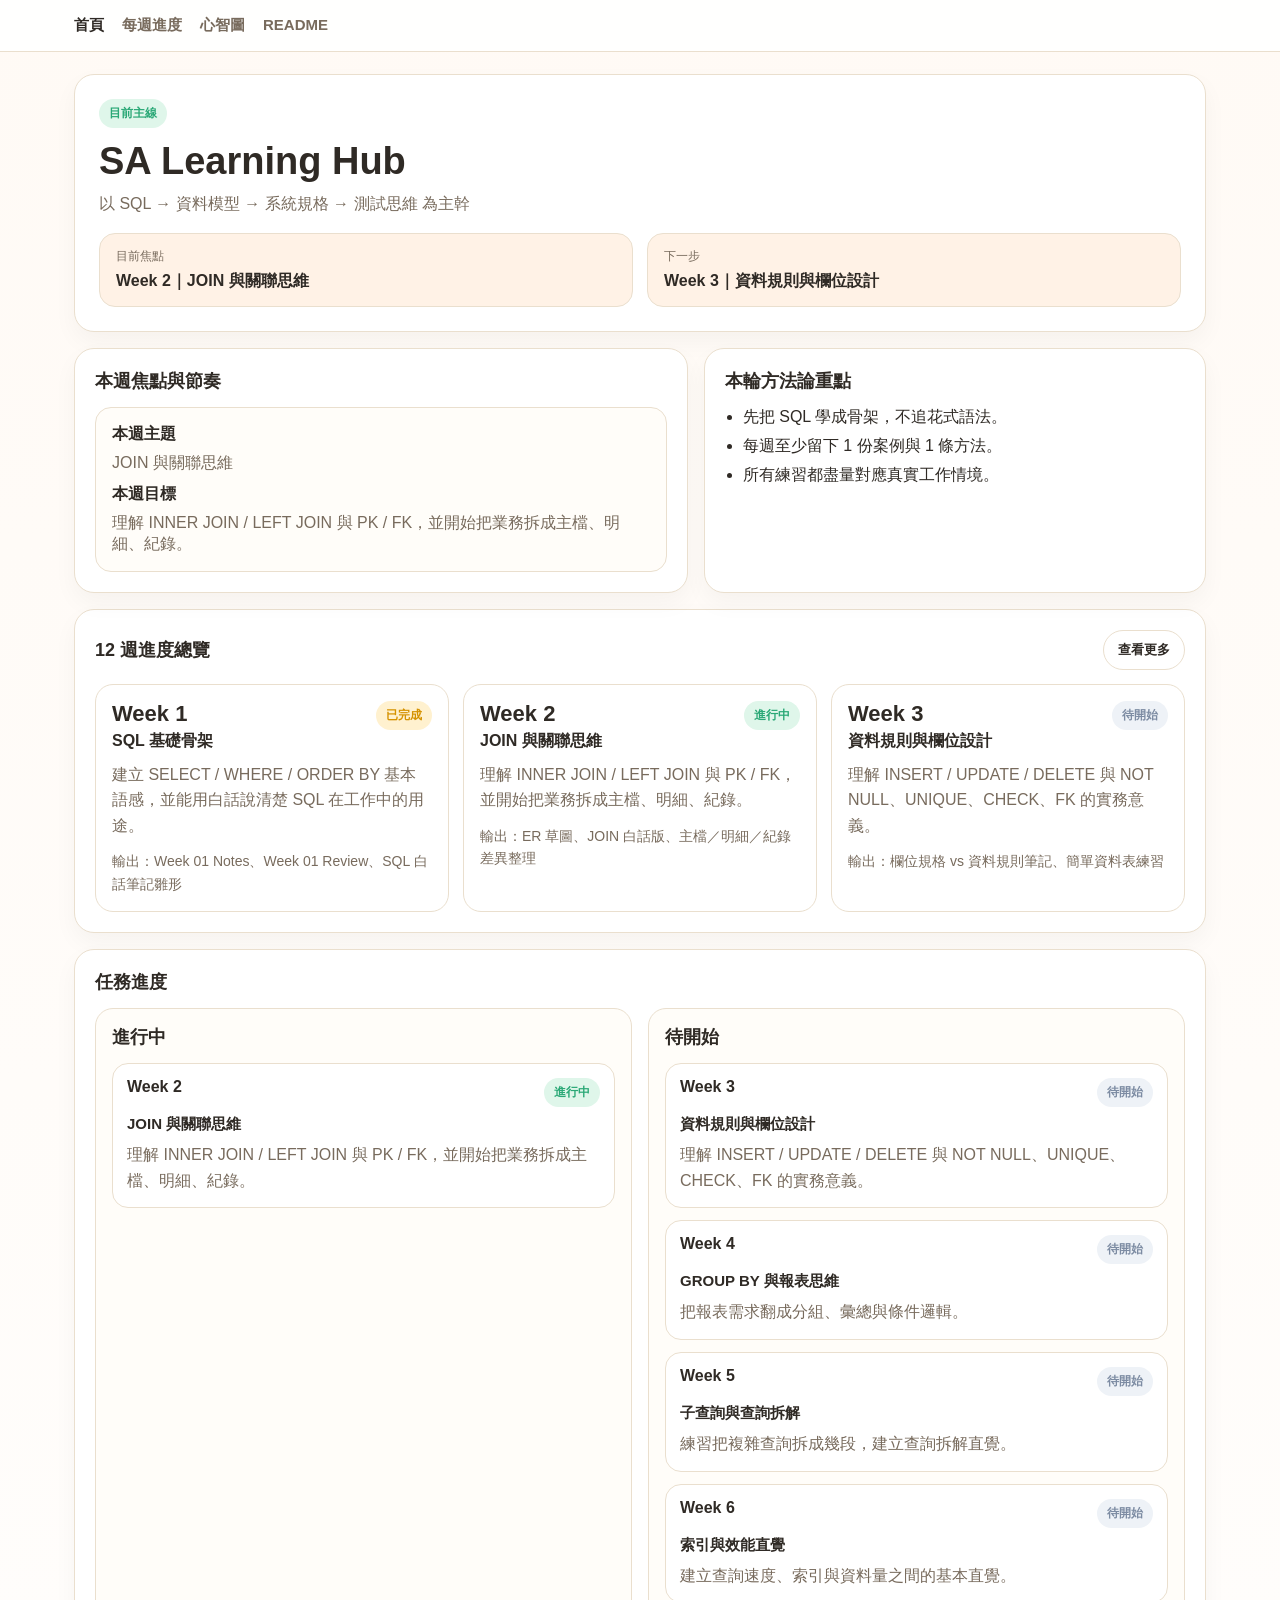
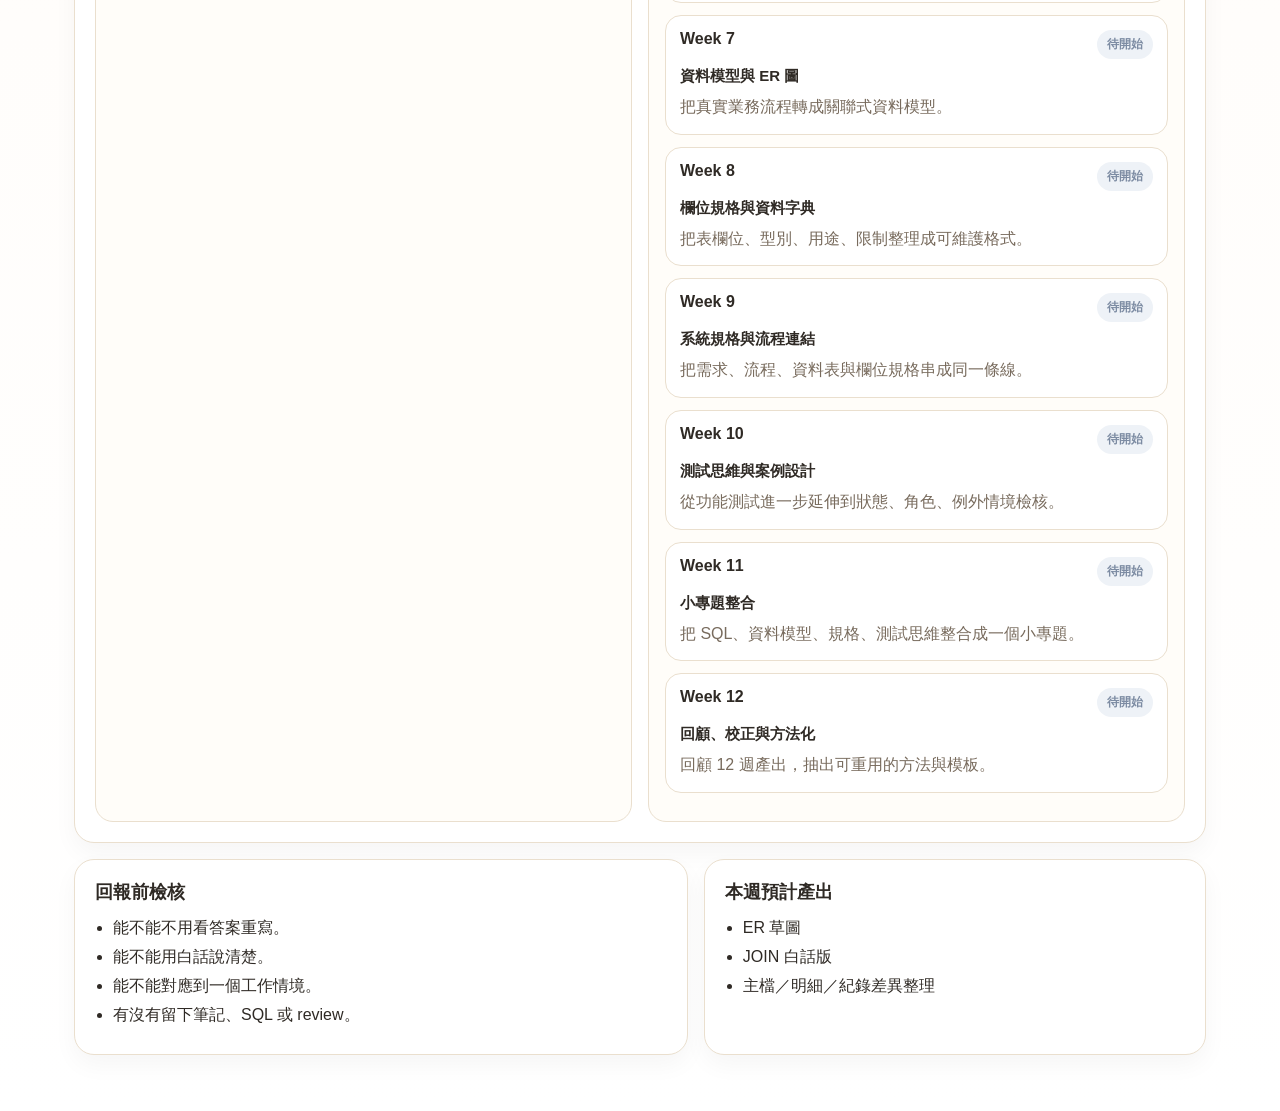
<file: docs/index.html>
<!doctype html>
<html lang="zh-Hant">
<head>
  <meta charset="UTF-8" />
  <meta name="viewport" content="width=device-width, initial-scale=1.0" />
  <title>SA Learning Hub</title>
  <link rel="stylesheet" href="./assets/css/style.css" />
</head>
<body data-page="home">
  <header class="site-header">
    <nav class="nav">
      <a href="./index.html" class="active">首頁</a>
      <a href="./weekly.html">每週進度</a>
      <a href="./mindmap.html">心智圖</a>
      <a href="../README.md">README</a>
    </nav>
  </header>

  <main class="container">
    <section class="hero card">
      <div class="eyebrow">目前主線</div>
      <h1 id="hero-title">SA Learning Hub</h1>
      <p id="hero-subtitle" class="muted"></p>
      <div class="hero-meta">
        <div class="hero-chip">
          <span class="chip-label">目前焦點</span>
          <strong id="hero-focus"></strong>
        </div>
        <div class="hero-chip">
          <span class="chip-label">下一步</span>
          <strong id="hero-next"></strong>
        </div>
      </div>
    </section>

    <section class="grid grid-2">
      <div class="card">
        <div class="section-head">
          <h2>本週焦點與節奏</h2>
        </div>
        <div id="current-week-panel" class="focus-box"></div>
      </div>
      <div class="card">
        <div class="section-head">
          <h2>本輪方法論重點</h2>
        </div>
        <ul id="method-highlights" class="clean-list"></ul>
      </div>
    </section>

    <section class="card">
      <div class="section-head">
        <h2>12 週進度總覽</h2>
        <button id="toggle-weeks" class="ghost-btn" type="button">查看更多</button>
      </div>
      <div id="weeks-grid" class="weeks-grid"></div>
    </section>

    <section class="card">
      <div class="section-head">
        <h2>任務進度</h2>
      </div>
      <div class="task-board task-board-2">
        <div class="board-col">
          <div class="board-title">進行中</div>
          <div id="board-doing"></div>
        </div>
        <div class="board-col">
          <div class="board-title">待開始</div>
          <div id="board-todo"></div>
        </div>
      </div>
    </section>

    <section class="grid grid-2">
      <div class="card">
        <div class="section-head">
          <h2>回報前檢核</h2>
        </div>
        <ul id="report-checklist" class="clean-list"></ul>
      </div>
      <div class="card">
        <div class="section-head">
          <h2>本週預計產出</h2>
        </div>
        <ul id="current-outputs" class="clean-list"></ul>
      </div>
    </section>
  </main>

  <script src="./assets/js/app.js"></script>
</body>
</html>
</file>
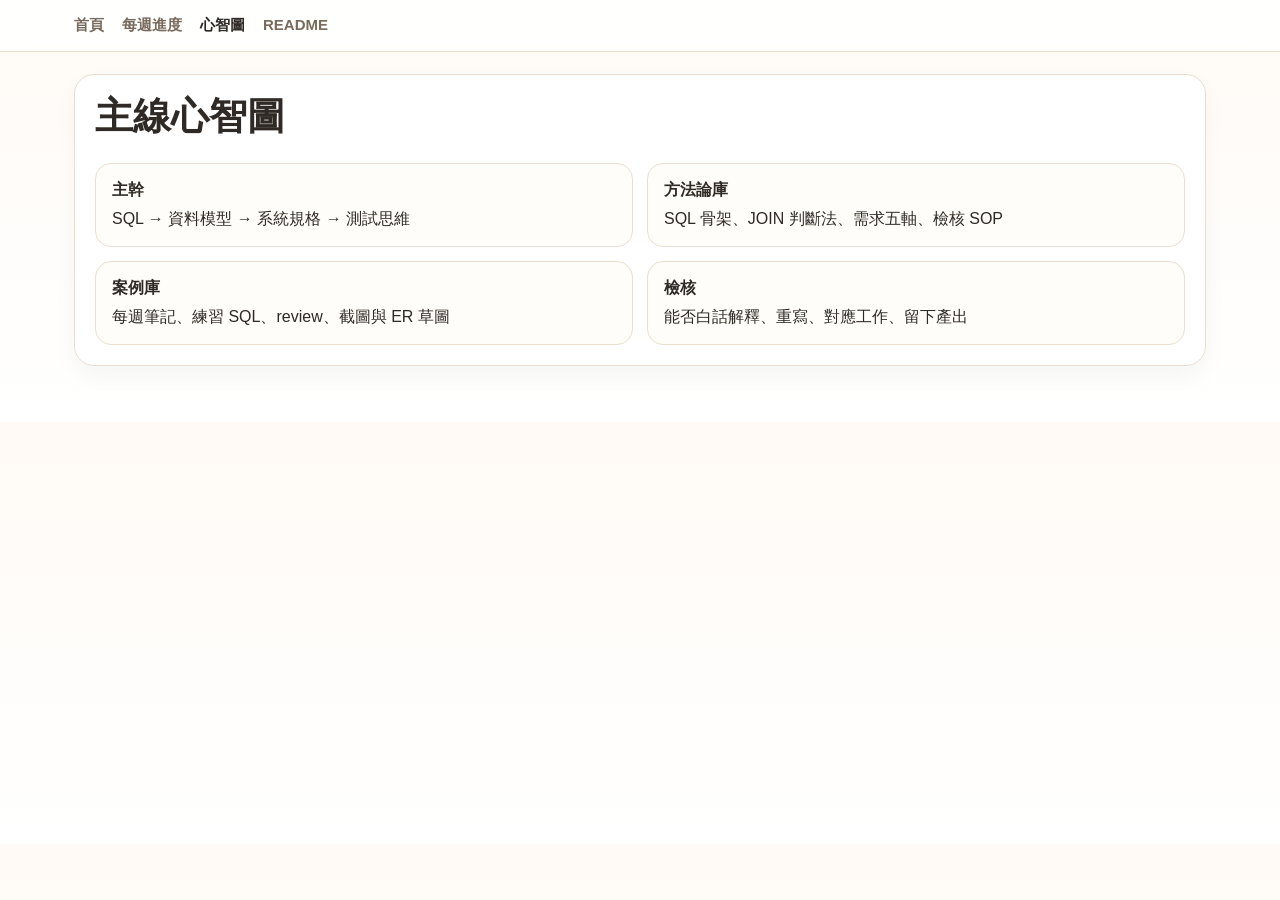
<file: docs/mindmap.html>
<!doctype html>
<html lang="zh-Hant">
<head>
  <meta charset="UTF-8" />
  <meta name="viewport" content="width=device-width, initial-scale=1.0" />
  <title>心智圖 | SA Learning Hub</title>
  <link rel="stylesheet" href="./assets/css/style.css" />
</head>
<body data-page="mindmap">
  <header class="site-header">
    <nav class="nav">
      <a href="./index.html">首頁</a>
      <a href="./weekly.html">每週進度</a>
      <a href="./mindmap.html" class="active">心智圖</a>
      <a href="../README.md">README</a>
    </nav>
  </header>
  <main class="container">
    <section class="card">
      <div class="section-head">
        <h1>主線心智圖</h1>
      </div>
      <div class="mindmap-grid">
        <div class="mind-card"><h3>主幹</h3><p>SQL → 資料模型 → 系統規格 → 測試思維</p></div>
        <div class="mind-card"><h3>方法論庫</h3><p>SQL 骨架、JOIN 判斷法、需求五軸、檢核 SOP</p></div>
        <div class="mind-card"><h3>案例庫</h3><p>每週筆記、練習 SQL、review、截圖與 ER 草圖</p></div>
        <div class="mind-card"><h3>檢核</h3><p>能否白話解釋、重寫、對應工作、留下產出</p></div>
      </div>
    </section>
  </main>
</body>
</html>
</file>
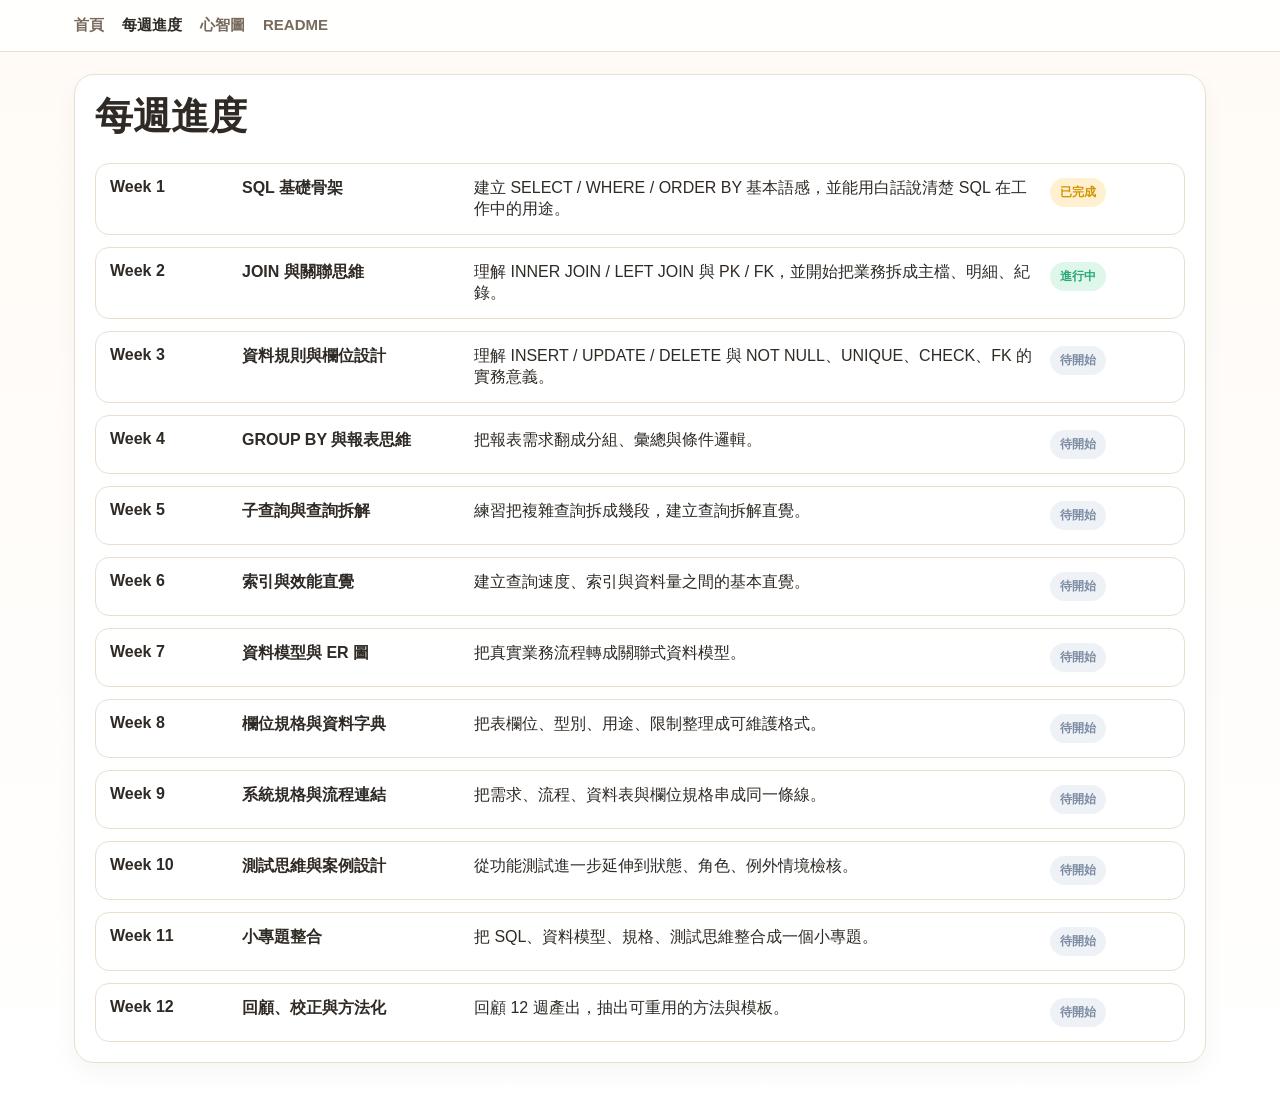
<file: docs/weekly.html>
<!doctype html>
<html lang="zh-Hant">
<head>
  <meta charset="UTF-8" />
  <meta name="viewport" content="width=device-width, initial-scale=1.0" />
  <title>每週進度 | SA Learning Hub</title>
  <link rel="stylesheet" href="./assets/css/style.css" />
</head>
<body data-page="weekly">
  <header class="site-header">
    <nav class="nav">
      <a href="./index.html">首頁</a>
      <a href="./weekly.html" class="active">每週進度</a>
      <a href="./mindmap.html">心智圖</a>
      <a href="../README.md">README</a>
    </nav>
  </header>
  <main class="container">
    <section class="card">
      <div class="section-head">
        <h1>每週進度</h1>
      </div>
      <div id="weekly-table" class="weekly-table"></div>
    </section>
  </main>
  <script src="./assets/js/app.js"></script>
</body>
</html>
</file>
<file: docs/assets/css/style.css>
:root{
  --bg:#fffaf5;
  --card:#ffffff;
  --line:#eadfce;
  --text:#2f2a25;
  --muted:#786b5d;
  --accent:#ef8f2f;
  --accent-soft:#fff2e6;
  --green:#2aa876;
  --green-bg:#dff6ea;
  --yellow:#d59200;
  --yellow-bg:#fff1cf;
  --gray:#7d8ca3;
  --gray-bg:#eef2f7;
}
*{box-sizing:border-box}
body{
  margin:0;
  font-family:-apple-system,BlinkMacSystemFont,"Segoe UI","Noto Sans TC",sans-serif;
  color:var(--text);
  background:linear-gradient(180deg,#fffaf5 0%, #ffffff 100%);
}
.site-header{
  position:sticky;
  top:0;
  z-index:10;
  background:rgba(255,255,255,.9);
  backdrop-filter:blur(8px);
  border-bottom:1px solid var(--line);
}
.nav{
  max-width:1180px;
  margin:0 auto;
  padding:16px 24px;
  display:flex;
  gap:18px;
}
.nav a{
  color:var(--muted);
  text-decoration:none;
  font-weight:600;
  font-size:15px;
}
.nav a.active{color:var(--text)}
.container{
  max-width:1180px;
  margin:0 auto;
  padding:22px 24px 40px;
}
.card{
  background:var(--card);
  border:1px solid var(--line);
  border-radius:20px;
  padding:20px;
  box-shadow:0 10px 24px rgba(0,0,0,.04);
  margin-bottom:16px;
}
.hero{padding:24px}
.eyebrow{
  display:inline-block;
  padding:6px 10px;
  border-radius:999px;
  background:var(--green-bg);
  color:var(--green);
  font-size:12px;
  font-weight:800;
  margin-bottom:12px;
}
h1{margin:0 0 10px;font-size:38px;line-height:1.15}
h2{margin:0;font-size:18px}
h3{margin:0 0 8px;font-size:16px}
p{margin:0}
.muted{color:var(--muted)}
.hero-meta{
  display:grid;
  grid-template-columns:repeat(2,minmax(0,1fr));
  gap:14px;
  margin-top:18px;
}
.hero-chip{
  border:1px solid var(--line);
  border-radius:16px;
  background:var(--accent-soft);
  padding:14px 16px;
}
.chip-label{
  display:block;
  color:var(--muted);
  font-size:12px;
  margin-bottom:6px;
}
.grid{
  display:grid;
  gap:16px;
}
.grid-2{grid-template-columns:1.1fr .9fr}
.section-head{
  display:flex;
  align-items:center;
  justify-content:space-between;
  gap:16px;
  margin-bottom:14px;
}
.focus-box{
  border:1px solid var(--line);
  border-radius:16px;
  padding:16px;
  background:#fffdf9;
}
.clean-list{
  padding-left:18px;
  margin:0;
}
.clean-list li{margin:8px 0;color:var(--text)}
.ghost-btn{
  appearance:none;
  border:1px solid var(--line);
  background:#fff;
  color:var(--text);
  border-radius:999px;
  padding:10px 14px;
  font-weight:700;
  cursor:pointer;
}
.weeks-grid{
  display:grid;
  grid-template-columns:repeat(3,minmax(0,1fr));
  gap:14px;
}
.week-card{
  border:1px solid var(--line);
  border-radius:18px;
  padding:16px;
  background:#fff;
}
.week-card.hidden{display:none}
.week-top{
  display:flex;
  justify-content:space-between;
  align-items:flex-start;
  gap:12px;
  margin-bottom:10px;
}
.week-number{
  font-weight:800;
  font-size:22px;
}
.week-title{
  font-size:16px;
  font-weight:800;
  margin-top:4px;
}
.week-goal{
  color:var(--muted);
  line-height:1.6;
  margin:10px 0 12px;
}
.week-output{
  color:var(--muted);
  font-size:14px;
  line-height:1.6;
}
.badge{
  display:inline-flex;
  align-items:center;
  padding:6px 10px;
  border-radius:999px;
  font-size:12px;
  font-weight:800;
  white-space:nowrap;
}
.badge.doing{background:var(--green-bg);color:var(--green)}
.badge.todo{background:var(--gray-bg);color:var(--gray)}
.badge.done{background:var(--yellow-bg);color:var(--yellow)}
.task-board{
  display:grid;
  gap:16px;
}
.task-board-2{grid-template-columns:repeat(2,minmax(0,1fr))}
.board-col{
  border:1px solid var(--line);
  border-radius:18px;
  padding:16px;
  min-height:220px;
  background:#fffdf9;
}
.board-title{
  font-size:18px;
  font-weight:800;
  margin-bottom:14px;
}
.task-card{
  border:1px solid var(--line);
  border-radius:16px;
  padding:14px;
  background:#fff;
  margin-bottom:12px;
}
.task-head{
  display:flex;
  justify-content:space-between;
  gap:12px;
  margin-bottom:8px;
}
.task-week{font-weight:800}
.task-title{font-size:15px;font-weight:800;margin-bottom:8px}
.task-desc{color:var(--muted);line-height:1.6}
.weekly-table{
  display:grid;
  gap:12px;
}
.weekly-row{
  display:grid;
  grid-template-columns:120px 220px 1fr 120px;
  gap:12px;
  border:1px solid var(--line);
  border-radius:14px;
  padding:14px;
  align-items:start;
}
.mindmap-grid{
  display:grid;
  grid-template-columns:repeat(2,minmax(0,1fr));
  gap:14px;
}
.mind-card{
  border:1px solid var(--line);
  border-radius:16px;
  padding:16px;
  background:#fffdf9;
}
@media (max-width: 960px){
  h1{font-size:30px}
  .grid-2,.weeks-grid,.task-board-2,.mindmap-grid,.hero-meta,.weekly-row{grid-template-columns:1fr}
}
</file>
